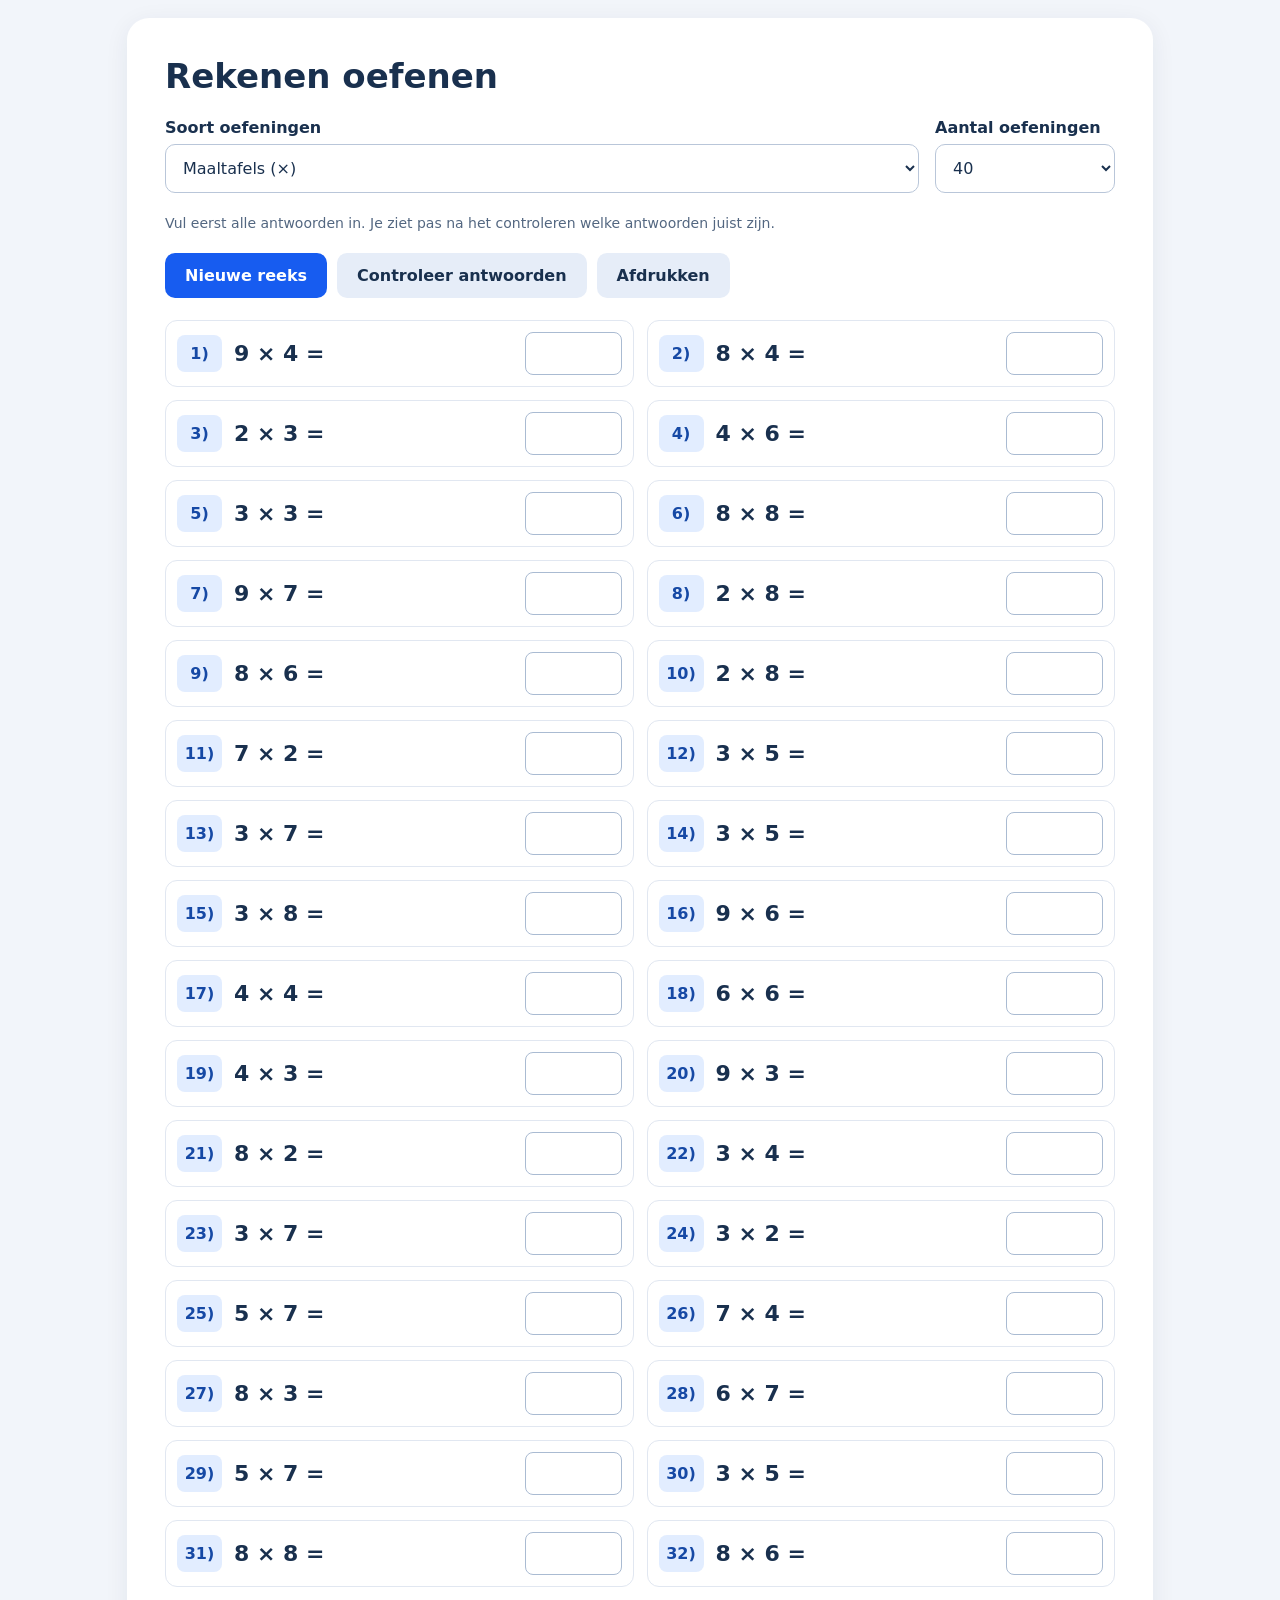
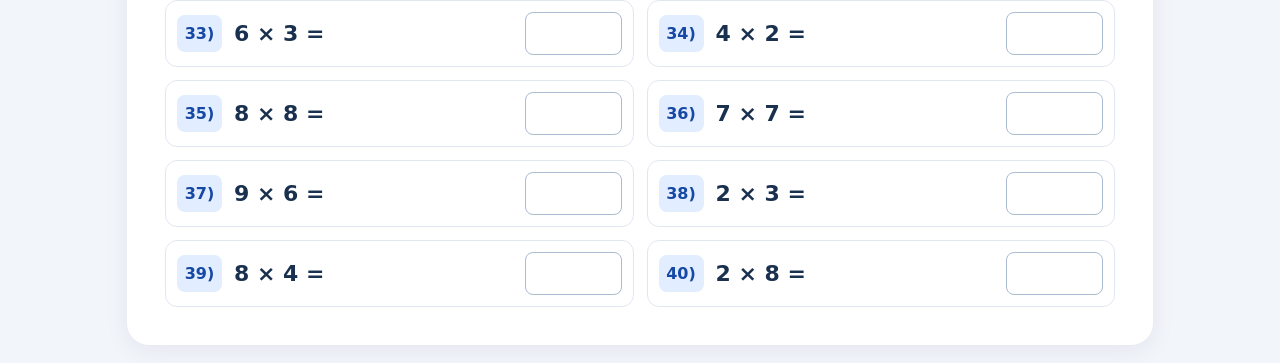
<file: index.html>
<!doctype html>
<html lang="nl">

<head>
    <meta charset="utf-8">
    <meta name="viewport" content="width=device-width,initial-scale=1">
    <title>Rekenen oefenen</title>
    <style>
        body {
            font-family: system-ui, -apple-system, sans-serif;
            background: #f2f5fa;
            color: #19304e;
            margin: 0;
            padding: 18px
        }

        .app {
            max-width: 950px;
            margin: auto;
            background: white;
            border-radius: 22px;
            padding: clamp(18px, 4vw, 38px);
            box-shadow: 0 5px 24px #182b4b12
        }

        h1 {
            margin: 0 0 22px;
            font-size: clamp(24px, 4vw, 34px)
        }

        .controls {
            display: flex;
            flex-wrap: wrap;
            gap: 16px;
            align-items: end;
            margin-bottom: 22px
        }

        .field {
            display: flex;
            flex-direction: column;
            gap: 7px;
            flex: 1;
            min-width: 210px
        }

        label {
            font-weight: 650
        }

        select {
            font: inherit;
            border: 1px solid #b9c6d9;
            border-radius: 10px;
            padding: 13px;
            background: #fff;
            color: #19304e;
            width: 100%
        }

        button {
            font: inherit;
            font-weight: 650;
            border: 0;
            border-radius: 10px;
            padding: 13px 20px;
            background: #175cf0;
            color: white;
            cursor: pointer
        }

        button.secondary {
            background: #e6edf8;
            color: #19304e
        }

        .actions {
            display: flex;
            gap: 10px;
            flex-wrap: wrap;
            margin: 22px 0
        }

        .exercises {
            display: grid;
            grid-template-columns: repeat(2, minmax(0, 1fr));
            gap: 13px
        }

        .exercise {
            display: flex;
            align-items: center;
            gap: 12px;
            border: 1px solid #e1e7f1;
            border-radius: 12px;
            padding: 11px;
            min-width: 0
        }

        .number {
            flex: none;
            min-width: 35px;
            text-align: center;
            border-radius: 8px;
            background: #e2edff;
            color: #1649a5;
            font-weight: 800;
            padding: 9px 5px
        }

        .problem {
            font-size: clamp(17px, 2.6vw, 22px);
            font-weight: 600;
            white-space: nowrap
        }

        .answer {
            width: 85px;
            min-width: 0;
            margin-left: auto;
            font-size: 20px;
            padding: 9px 5px;
            border: 1px solid #aabbd2;
            border-radius: 8px;
            text-align: center
        }

        .exercise.correct {
            border-color: #32a16d;
            background: #f0fff6
        }

        .exercise.wrong {
            border-color: #d94b4b;
            background: #fff5f5
        }

        .feedback {
            font-size: 13px;
            color: #b32626
        }

        .result {
            font-weight: 750;
            font-size: 20px;
            margin-top: 14px
        }

        .hint {
            color: #536781;
            font-size: 14px;
            margin: 10px 0 0
        }

        @media(max-width:650px) {
            .exercises {
                grid-template-columns: 1fr
            }

            .app {
                padding: 18px
            }

            .exercise {
                gap: 9px
            }

            .answer {
                width: 78px
            }
        }

        @media print {
            body {
                background: white
            }

            .app {
                box-shadow: none
            }

            .controls,
            .actions,
            .hint {
                display: none
            }

            .exercises {
                grid-template-columns: repeat(2, 1fr)
            }

            .answer {
                border: 0;
                border-bottom: 1px solid #333;
                border-radius: 0
            }

            .exercise {
                break-inside: avoid
            }
        }
    </style>
</head>

<body>
    <main class="app">
        <h1>Rekenen oefenen</h1>
        <div class="controls">
            <div class="field"><label for="kind">Soort oefeningen</label><select id="kind">
                    <option value="maal">Maaltafels (×)</option>
                    <option value="delen">Deeltafels (÷)</option>
                    <option value="maal-delen">Maal- en deeltafels gemengd (× en ÷)</option>
                    <option value="kwadraat">Kwadraten (²)</option>
                    <option value="wortel">Vierkantswortels (√)</option>
                    <option value="kwadraat-wortel">Kwadraten en vierkantswortels gemengd</option>
                </select></div>
            <div class="field" style="flex:0 1 180px;min-width:145px"><label for="count">Aantal
                    oefeningen</label><select id="count">
                    <option>20</option>
                    <option selected>40</option>
                    <option>60</option>
                </select></div>
        </div>
        <p class="hint">Vul eerst alle antwoorden in. Je ziet pas na het controleren welke antwoorden juist zijn.</p>
        <div class="actions"><button id="new">Nieuwe reeks</button><button id="check" class="secondary">Controleer
                antwoorden</button><button id="print" class="secondary">Afdrukken</button></div>
        <div id="result" class="result" role="status" aria-live="polite"></div>
        <div id="exercises" class="exercises"></div>
    </main>
    <script>(() => { 'use strict'; const $ = id => document.getElementById(id), nums = [...Array(15)].map((_, i) => i + 1).concat([20, 25]); let questions = []; function rand(a) { return a[Math.floor(Math.random() * a.length)] } function make(type) { if (type === 'maal-delen') type = rand(['maal', 'delen']); if (type === 'kwadraat-wortel') type = rand(['kwadraat', 'wortel']); if (type === 'kwadraat' || type === 'wortel') { const n = rand(nums); return { text: type === 'kwadraat' ? `${n}² =` : `√${n * n} =`, answer: type === 'kwadraat' ? n * n : n } } const a = rand([2, 3, 4, 5, 6, 7, 8, 9]), b = rand([2, 3, 4, 5, 6, 7, 8, 9]); return { text: type === 'maal' ? `${a} × ${b} =` : `${a * b} ÷ ${a} =`, answer: type === 'maal' ? a * b : b } } function fresh() { const type = $('kind').value, count = Number($('count').value); questions = []; let previous = ''; for (let i = 0; i < count; i++) { let q; let tries = 0; do { q = make(type); tries++ } while (q.text === previous && tries < 20); previous = q.text; questions.push(q) } $('result').textContent = ''; const wrap = $('exercises'); wrap.replaceChildren(); questions.forEach((q, i) => { const el = document.createElement('div'); el.className = 'exercise'; const no = document.createElement('span'); no.className = 'number'; no.textContent = `${i + 1})`; const task = document.createElement('span'); task.className = 'problem'; task.textContent = q.text; const input = document.createElement('input'); input.className = 'answer'; input.type = 'number'; input.step = '1'; input.min = '0'; input.inputMode = 'numeric'; input.autocomplete = 'off'; input.setAttribute('aria-label', `Antwoord op oefening ${i + 1}: ${q.text}`); el.append(no, task, input); wrap.append(el) }); } function check() { let right = 0; const cards = [...$('exercises').children]; cards.forEach((card, i) => { const inp = card.querySelector('input'); const val = inp.value.trim(); const ok = val !== '' && Number(val) === questions[i].answer; card.classList.toggle('correct', ok); card.classList.toggle('wrong', !ok); const old = card.querySelector('.feedback'); if (old) old.remove(); if (ok) right++; else { const msg = document.createElement('span'); msg.className = 'feedback'; msg.textContent = val === '' ? 'Nog invullen' : `Juist: ${questions[i].answer}`; card.append(msg) } }); $('result').textContent = `Score: ${right} / ${questions.length}. Je kunt antwoorden verbeteren en opnieuw controleren.`; $('result').scrollIntoView({ behavior: 'smooth', block: 'nearest' }) } $('new').addEventListener('click', fresh); $('check').addEventListener('click', check); $('print').addEventListener('click', () => window.print()); $('kind').addEventListener('change', fresh); $('count').addEventListener('change', fresh); fresh() })();</script>
</body>

</html>
</file>
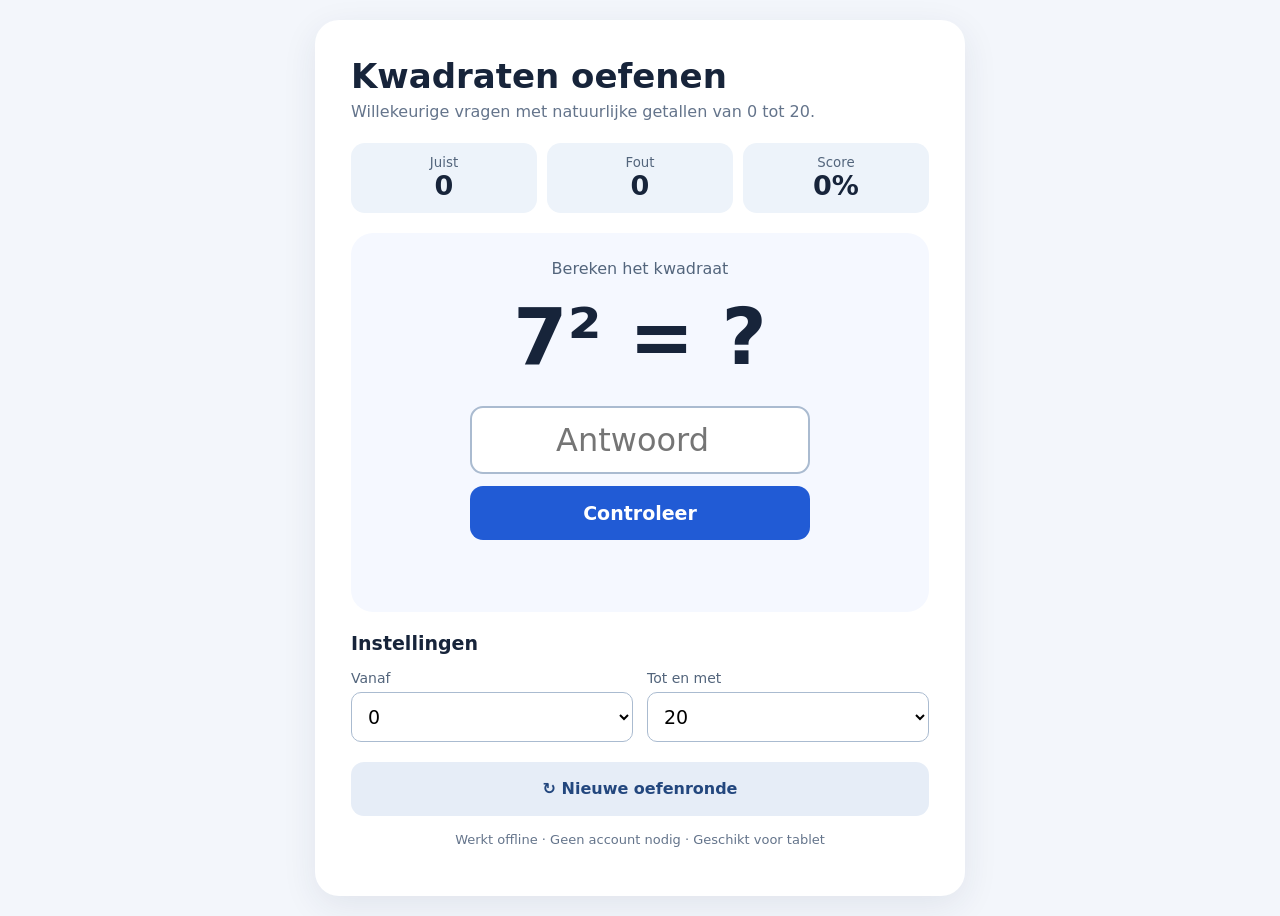
<file: kwadraten_oefenen.html>
<!doctype html>
<html lang="nl">

<head>
    <meta charset="utf-8">
    <meta name="viewport" content="width=device-width,initial-scale=1,viewport-fit=cover">
    <title>Kwadraten oefenen tot 20</title>
    <style>
        :root {
            font-family: system-ui, -apple-system, sans-serif;
            color: #17243a;
            background: #f3f6fb
        }

        * {
            box-sizing: border-box
        }

        body {
            margin: 0;
            padding: 20px
        }

        .app {
            max-width: 650px;
            margin: auto;
            background: white;
            border-radius: 24px;
            padding: clamp(18px, 4vw, 36px);
            box-shadow: 0 10px 35px #22334c16
        }

        h1 {
            font-size: clamp(25px, 5vw, 34px);
            margin: 0 0 6px
        }

        .sub {
            color: #64748b;
            margin: 0 0 22px
        }

        .stats {
            display: grid;
            grid-template-columns: repeat(3, 1fr);
            gap: 10px
        }

        .stat {
            background: #edf3fa;
            border-radius: 14px;
            padding: 12px;
            text-align: center
        }

        .stat small {
            display: block;
            color: #53657c
        }

        .stat strong {
            font-size: 27px
        }

        .question {
            text-align: center;
            background: #f5f8ff;
            border-radius: 22px;
            margin: 20px 0;
            padding: 26px 12px
        }

        .question .hint {
            color: #53657c
        }

        .math {
            font-size: clamp(48px, 12vw, 78px);
            font-weight: 750;
            margin: 14px 0 24px
        }

        input,
        select,
        button {
            font: inherit
        }

        input {
            width: 100%;
            max-width: 340px;
            text-align: center;
            font-size: 32px;
            padding: 13px;
            border: 2px solid #aabbd0;
            border-radius: 13px;
            background: white
        }

        button {
            border: 0;
            border-radius: 13px;
            padding: 15px 20px;
            font-weight: 700;
            cursor: pointer;
            min-height: 54px
        }

        .primary {
            display: block;
            width: 100%;
            max-width: 340px;
            margin: 12px auto 0;
            background: #215bd5;
            color: white;
            font-size: 19px
        }

        .primary:disabled {
            background: #9aaac7
        }

        .secondary {
            width: 100%;
            background: #e6edf7;
            color: #23477e
        }

        .feedback {
            font-size: 21px;
            font-weight: 700;
            min-height: 32px;
            margin: 14px 0 0
        }

        .good {
            color: #087b50
        }

        .bad {
            color: #b52b36
        }

        .settings {
            display: flex;
            gap: 14px;
            margin: 10px 0 20px
        }

        .settings label {
            flex: 1;
            font-size: 14px;
            color: #53657c
        }

        .settings select {
            display: block;
            width: 100%;
            margin-top: 6px;
            padding: 12px;
            border: 1px solid #aabbd0;
            border-radius: 10px;
            background: white;
            font-size: 19px
        }

        .foot {
            font-size: 13px;
            color: #64748b;
            text-align: center;
            margin-top: 16px
        }

        @media(max-width:400px) {
            body {
                padding: 10px
            }

            .app {
                padding: 16px
            }

            .settings {
                gap: 8px
            }
        }
    </style>
</head>

<body>
    <main class="app">
        <h1>Kwadraten oefenen</h1>
        <p class="sub">Willekeurige vragen met natuurlijke getallen van 0 tot 20.</p>
        <div class="stats">
            <div class="stat"><small>Juist</small><strong id="correct">0</strong></div>
            <div class="stat"><small>Fout</small><strong id="wrong">0</strong></div>
            <div class="stat"><small>Score</small><strong id="score">0%</strong></div>
        </div>
        <section class="question">
            <div class="hint">Bereken het kwadraat</div>
            <div class="math" id="question">7² = ?</div>
            <form id="form"><input id="answer" type="number" inputmode="numeric" min="0" step="1" placeholder="Antwoord"
                    autocomplete="off" aria-label="Je antwoord"><button class="primary" id="action"
                    type="submit">Controleer</button></form>
            <div id="feedback" class="feedback" role="status" aria-live="polite"></div>
        </section>
        <h2 style="font-size:19px">Instellingen</h2>
        <div class="settings"><label>Vanaf<select id="min"></select></label><label>Tot en met<select
                    id="max"></select></label></div><button id="restart" class="secondary">↻ Nieuwe oefenronde</button>
        <p class="foot">Werkt offline · Geen account nodig · Geschikt voor tablet</p>
    </main>
    <script>
        (() => { 'use strict'; const $ = id => document.getElementById(id), min = $('min'), max = $('max'), answer = $('answer'), action = $('action'), feedback = $('feedback'); for (let i = 0; i <= 20; i++) { for (const s of [min, max]) { const o = document.createElement('option'); o.value = i; o.textContent = i; s.appendChild(o) } } min.value = '0'; max.value = '20'; let current = 7, checked = false, correct = 0, total = 0; const range = () => [Number(min.value), Number(max.value)]; function randomQuestion() { const [lo, hi] = range(); let candidates = []; for (let i = lo; i <= hi; i++)if (i !== current) candidates.push(i); current = candidates.length ? candidates[Math.floor(Math.random() * candidates.length)] : lo; checked = false; answer.disabled = false; answer.value = ''; action.textContent = 'Controleer'; feedback.textContent = ''; feedback.className = 'feedback'; $('question').textContent = current + '² = ?'; answer.focus() } function update() { $('correct').textContent = correct; $('wrong').textContent = total - correct; $('score').textContent = total ? Math.round(correct / total * 100) + '%' : '0%' } function reset() { correct = total = 0; update(); randomQuestion() } $('form').addEventListener('submit', e => { e.preventDefault(); if (checked) { randomQuestion(); return } const raw = answer.value.trim(); if (!/^\d+$/.test(raw)) return; const ok = Number(raw) === current * current; total++; if (ok) correct++; update(); checked = true; answer.disabled = true; feedback.className = 'feedback ' + (ok ? 'good' : 'bad'); feedback.textContent = ok ? '✓ Juist! Goed gedaan!' : '✗ Niet juist. ' + current + ' × ' + current + ' = ' + current * current; action.textContent = 'Volgende vraag →'; action.focus() }); min.addEventListener('change', () => { if (Number(min.value) > Number(max.value)) max.value = min.value; reset() }); max.addEventListener('change', () => { if (Number(max.value) < Number(min.value)) min.value = max.value; reset() }); $('restart').addEventListener('click', reset); })();
    </script>
</body>

</html>
</file>
